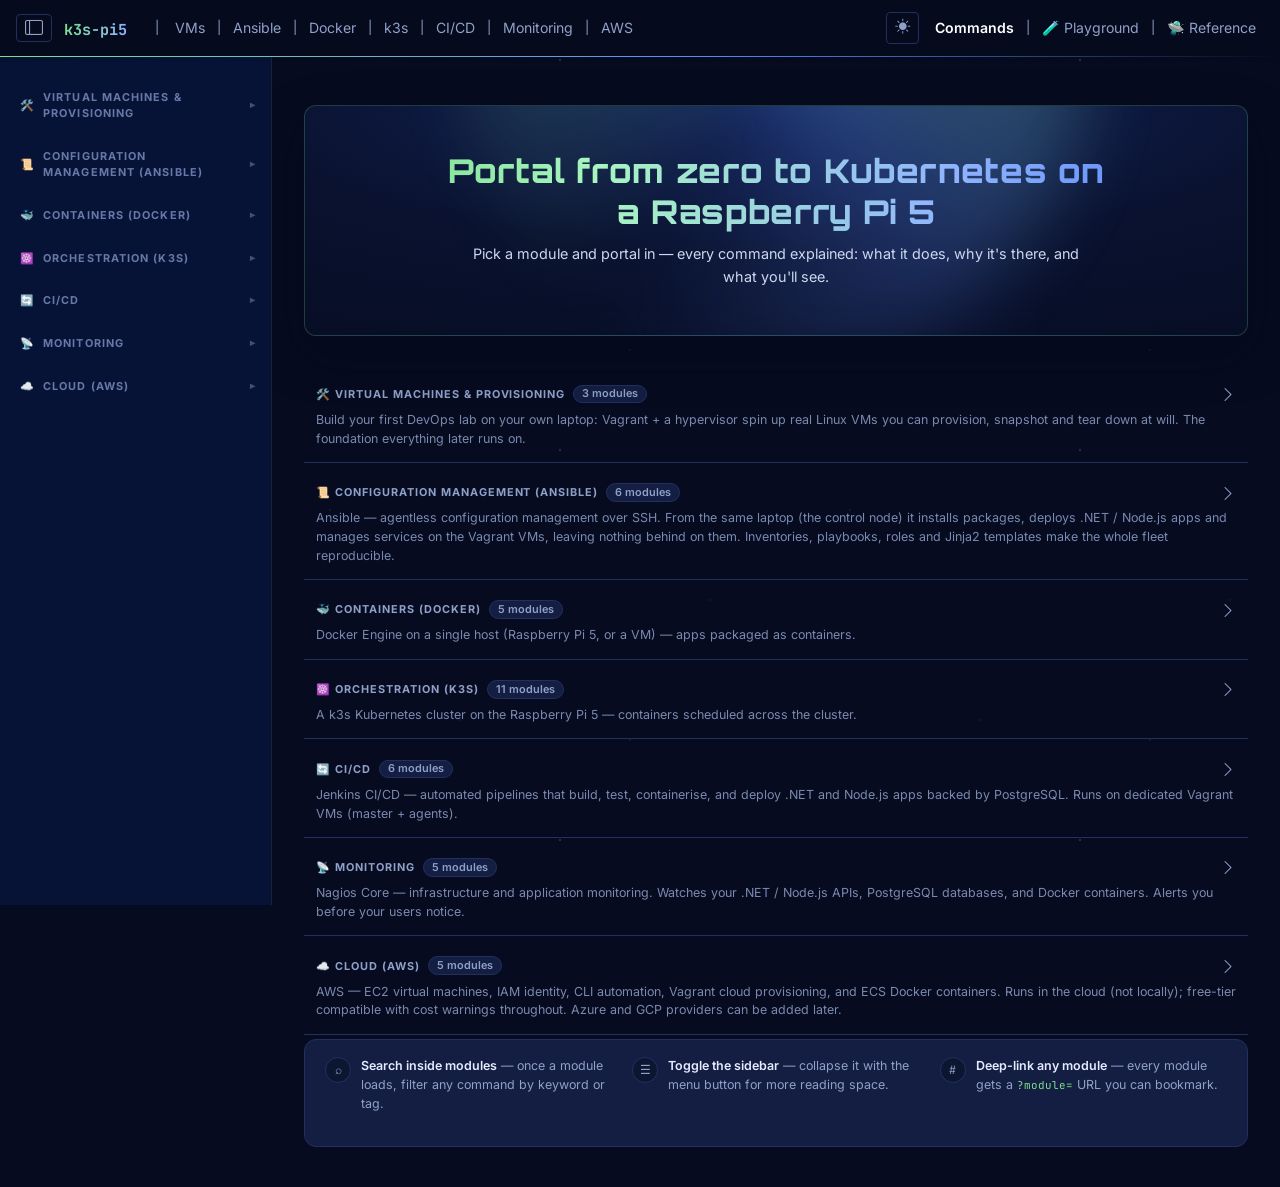
<file: index.html>
<!DOCTYPE html>
<html lang="en">

<head>
  <meta charset="UTF-8" />
  <meta name="viewport" content="width=device-width, initial-scale=1.0" />
  <title>k3s-pi5 Playground — DevOps Labs</title>
  <link href="https://cdn.jsdelivr.net/npm/bootstrap@5.3.3/dist/css/bootstrap.min.css" rel="stylesheet" />
  <link href="https://cdn.jsdelivr.net/npm/bootstrap-icons@1.11.3/font/bootstrap-icons.min.css" rel="stylesheet" />
  <link
    href="https://fonts.googleapis.com/css2?family=Inter:wght@400;500;600;700&family=JetBrains+Mono:wght@400;500&family=Orbitron:wght@700;800&display=swap"
    rel="stylesheet" />

  <!-- Design tokens first — everything else reads from these variables -->
  <link rel="stylesheet" href="styles/index.css" />
  <!-- Reusable UI components: cards, code blocks, badges, command parts -->
  <link rel="stylesheet" href="styles/components.css" />
  <!-- Sidebar: layout, collapse, accordion groups, module buttons -->
  <link rel="stylesheet" href="styles/sidebar.css" />
  <!-- Main content area, module header, empty state -->
  <link rel="stylesheet" href="styles/playground.css" />
</head>

<body>

  <!-- ── Navbar ──────────────────────────────────────────────────────────────── -->
  <nav class="navbar navbar-dark bg-dark sticky-top shadow-sm" style="z-index: 300;">
    <div class="container-fluid px-3">
      <div class="d-flex align-items-center gap-2">
        <button id="sidebar-toggle" class="btn btn-sm btn-outline-secondary me-1" aria-label="Toggle sidebar"
          aria-expanded="true">
          <i id="sidebar-icon" class="bi bi-layout-sidebar" style="font-size:1.1rem; line-height:1;"></i>
        </button>
        <a class="navbar-brand fw-bold mb-0" href="index.html">
          <span style="font-family:'JetBrains Mono',monospace; font-size:0.95rem;">k3s-pi5</span>
        </a>
        <span class="text-secondary d-none d-md-inline ms-1" style="font-size:0.8rem;">|</span>
        <div id="navbar-group-links" class="d-none d-md-flex align-items-center gap-1"></div>
      </div>
      <div class="d-flex align-items-center gap-1">
        <button id="theme-toggle" class="btn btn-sm btn-outline-secondary me-1" aria-label="Toggle dark mode" title="Toggle dark mode">
          <i id="theme-icon" class="bi bi-moon-fill" style="font-size:0.95rem;"></i>
        </button>
        <a id="nav-commands" class="nav-link text-white px-2 fw-semibold" href="#" style="font-size:0.88rem;">Commands</a>
        <span class="text-secondary" style="font-size:0.8rem;">|</span>
        <a id="nav-playground" class="nav-link text-secondary px-2" href="#" style="font-size:0.88rem;">🧪
          Playground</a>
        <span class="text-secondary" style="font-size:0.8rem;">|</span>
        <a id="nav-reference" class="nav-link text-secondary px-2" href="rick-and-morty.html" style="font-size:0.88rem;">🛸 Reference</a>
      </div>
    </div>
  </nav>

  <!-- ── App shell ───────────────────────────────────────────────────────────── -->
  <div class="playground-shell">

    <!-- Sidebar — populated by playground.js -->
    <nav id="sidebar">
      <div id="sidebar-nav"></div>
    </nav>

    <!-- Main content -->
    <main id="playground-main">
      <div class="inner">

        <!-- Module header — shown after a module loads -->
        <div id="module-header" class="mb-5" style="display:none;">
          <h1 class="fw-bold fs-2 mb-1" id="module-title"></h1>
          <p class="text-secondary mb-4" id="module-subtitle"></p>
          <input type="text" id="searchInput" class="form-control mb-3" placeholder="Search commands or concepts…" aria-label="Search commands or concepts" />
          <div id="filterControls" class="d-flex flex-wrap gap-2 justify-content-center"></div>
        </div>

        <!-- Command list (driven by app.js render()) -->
        <div id="commandList"></div>
        <div class="no-results text-center text-secondary py-5" id="noResults" style="display:none;">
          <p class="fs-5">Wrong dimension — no commands match your search.</p>
        </div>

        <!-- Welcome / empty state — populated by playground.js -->
        <div id="module-empty"></div>

        <div class="welcome-tips">
          <div class="welcome-tip">
            <div class="welcome-tip-icon">&#x2315;</div>
            <p class="welcome-tip-text"><strong>Search inside modules</strong> — once a module loads, filter any command
              by keyword or tag.</p>
          </div>
          <div class="welcome-tip">
            <div class="welcome-tip-icon">&#9776;</div>
            <p class="welcome-tip-text"><strong>Toggle the sidebar</strong> — collapse it with the menu button for
              more reading space.</p>
          </div>
          <div class="welcome-tip">
            <div class="welcome-tip-icon">#</div>
            <p class="welcome-tip-text"><strong>Deep-link any module</strong> — every module gets a
              <code>?module=</code> URL you can bookmark.
            </p>
          </div>
        </div>
      </div>
    </main>
  </div>

  <script src="https://cdn.jsdelivr.net/npm/bootstrap@5.3.3/dist/js/bootstrap.bundle.min.js"></script>
  <script src="lib/registry.js"></script>
  <script src="lib/playground.js"></script>
  <script src="lib/index.js"></script>
</body>

</html>
</file>
<file: styles/index.css>
:root {
  /* ── Brand / Accent — the portal pair: interdimensional blue + portal green ── */
  --accent:        #5b8af5;
  --accent-dark:   #3a66d4;
  --accent-bg:     #e9f0fe;
  --accent-text:   #2b55b8;
  --portal:        #7ddf90;
  --portal-dark:   #2f9e57;   /* readable green on light surfaces; flips bright in dark */
  --portal-gradient: linear-gradient(90deg, #7ddf90, #5b8af5);

  /* ── App background ─────────────────────────────────────────── */
  --bg-app:        #f4f7fd;
  --bg-card:       #ffffff;
  --bg-surface:    #ecf1fa;

  /* ── Sidebar palette ─────────────────────────────────────────── */
  --sidebar-bg:           #071336;
  --sidebar-border:       #1e2130;
  --sidebar-hover-bg:     #0f1528;
  --sidebar-active-bg:    #161e38;
  --sidebar-active-border:#7ddf90;

  /* Sidebar text — lifted for readability */
  --sidebar-label:        #6878a8;   /* group labels */
  --sidebar-item:         #a8b0cc;   /* normal items */
  --sidebar-item-hover:   #d4d9ee;   /* hover */
  --sidebar-item-active:  #e8ecf8;   /* active */
  --sidebar-subtitle:     #6878a8;   /* subtitle under active item */
  --sidebar-disabled:     #3d4460;   /* coming-soon items */

  /* ── Content typography ──────────────────────────────────────── */
  --text-primary:   #1c2333;
  --text-secondary: #5f6b85;
  --text-accent:    #3a66d4;         /* links / command names — same family as accent */

  /* ── Borders & shadows ───────────────────────────────────────── */
  --border:         #dce4f2;
  --shadow:         0 4px 6px -1px rgba(23,37,84,.08), 0 2px 4px -1px rgba(23,37,84,.05);

  /* ── Code blocks — deep space, same dimension as the sidebar ─── */
  --code-bg:        #0b1226;
  --code-text:      #e8ecf8;
  --code-border:    #22305c;

  /* ── Fonts ───────────────────────────────────────────────────── */
  --font-sans:    'Inter', -apple-system, sans-serif;
  --font-mono:    'JetBrains Mono', monospace;
  --font-display: 'Orbitron', 'JetBrains Mono', monospace;

  /* ── Radii ───────────────────────────────────────────────────── */
  --radius-lg:  12px;
  --radius-md:  8px;
  --radius-sm:  4px;

  /* ── Sidebar sizing ──────────────────────────────────────────── */
  --sidebar-width:          272px;
  --sidebar-collapsed-width: 0px;
  --navbar-height:          52px;
  --sidebar-transition:     0.25s ease;
}

/* ── Dark mode — deep space, one dimension with the sidebar & hero ────────── */
html.dark {
  --bg-app:        #060b1f;
  --bg-card:       #0d1631;
  --bg-surface:    #131e42;
  --text-primary:  #e6ecff;
  --text-secondary:#8fa0c9;
  --border:        #223060;
  --accent-bg:     #16234d;
  --accent-text:   #9db9f8;
  --portal-dark:   #7ddf90;
  --shadow:        0 4px 14px -2px rgba(0,0,0,.55), 0 2px 4px -1px rgba(0,0,0,.35);
  --code-bg:       #070d22;
}

/* Dark mode gets the cosmos: a faint repeating starfield over deep space */
html.dark body {
  background-color: var(--bg-app);
  background-image:
    radial-gradient(1.5px 1.5px at 40px 60px, rgba(255, 255, 255, 0.26), transparent),
    radial-gradient(1px 1px at 190px 210px, rgba(125, 223, 144, 0.22), transparent),
    radial-gradient(1.3px 1.3px at 330px 120px, rgba(91, 138, 245, 0.25), transparent),
    radial-gradient(1px 1px at 460px 330px, rgba(255, 255, 255, 0.16), transparent),
    radial-gradient(1.2px 1.2px at 110px 350px, rgba(255, 255, 255, 0.12), transparent);
  background-size: 520px 390px;
  background-attachment: fixed;
}

html.dark .navbar.bg-dark { background-color: #050a1c !important; }
html.dark .accordion-button:not(.collapsed) { background: var(--accent-bg); color: var(--accent-text); }
html.dark .accordion-button { background: var(--bg-card); color: var(--text-primary); }
html.dark .accordion-item { background: var(--bg-card); border-color: var(--border); }
html.dark .form-control { background: var(--bg-surface); border-color: var(--border); color: var(--text-primary); }
html.dark .form-control:focus { background: var(--bg-surface); color: var(--text-primary); }
html.dark .btn-outline-secondary { color: var(--text-secondary); border-color: var(--border); }
html.dark .btn-outline-secondary:hover { background: var(--bg-surface); color: var(--text-primary); }
html.dark .text-secondary { color: var(--text-secondary) !important; }
</file>
<file: styles/components.css>
/* components.css — Reusable UI components: cards, code, badges, command parts.
   Requires: tokens.css */

/* ── Base ────────────────────────────────────────────────────────────────── */
body {
  font-family: var(--font-sans);
  background: var(--bg-app);
  color: var(--text-primary);
}

code,
.font-mono {
  font-family: var(--font-mono);
}

/* Inline code — portal green instead of Bootstrap pink */
code {
  color: var(--portal-dark);
}

/* ── Navbar — deep space with the portal event-horizon line ──────────────── */
.navbar.bg-dark {
  background-color: #0a1230 !important;
  border-bottom: 1px solid transparent;
  border-image: linear-gradient(90deg, #7ddf90, #5b8af5 55%, rgba(91, 138, 245, 0)) 1;
}

/* Brand wordmark glows portal green→blue */
.navbar-brand span:first-of-type {
  background: linear-gradient(92deg, #7ddf90, #8fb3ff);
  -webkit-background-clip: text;
  background-clip: text;
  -webkit-text-fill-color: transparent;
}

/* ── Command name ────────────────────────────────────────────────────────── */
.command-name {
  font-family: var(--font-mono);
  font-weight: 600;
  color: var(--text-accent);
  font-size: 1rem;
}

/* ── Command part pill ───────────────────────────────────────────────────── */
.command-part {
  background: var(--bg-surface);
  padding: 2px 7px;
  border-radius: var(--radius-sm);
  font-family: var(--font-mono);
  font-size: 0.8rem;
  display: inline-block;
  margin: 2px;
}

/* ── Code example box ────────────────────────────────────────────────────── */
.example-box {
  background: var(--code-bg);
  color: var(--code-text);
  padding: 12px;
  border-radius: var(--radius-md);
  font-family: var(--font-mono);
  font-size: 0.82rem;
  overflow-x: auto;
  white-space: pre-wrap;
  border: 1px solid var(--code-border);
}

/* Shell syntax highlighting inside example boxes */
.example-box .sh-comment { color: #6a9955; }
.example-box .sh-prompt  { color: #569cd6; font-weight: 600; }

/* ── "Why" callout box ───────────────────────────────────────────────────── */
.why-box {
  background: var(--accent-bg);
  color: var(--accent-text);
  border-left: 4px solid var(--portal-dark);
  padding: 10px 14px;
  border-radius: 6px;
  font-size: 0.9rem;
}

/* ── Detail label ────────────────────────────────────────────────────────── */
.detail-label {
  font-size: 0.7rem;
  font-weight: 700;
  text-transform: uppercase;
  letter-spacing: 0.06em;
  color: var(--text-secondary);
  margin-bottom: 4px;
}

/* ── Cards ───────────────────────────────────────────────────────────────── */
.card {
  transition: transform 0.15s, box-shadow 0.15s;
}

.card:hover {
  transform: translateY(-2px);
  box-shadow: 0 6px 16px rgba(0, 0, 0, 0.1) !important;
}

.card.border-primary {
  border-left-width: 4px !important;
}

/* ── Bootstrap accordion overrides ──────────────────────────────────────── */
.accordion-button {
  font-family: var(--font-mono);
  font-weight: 600;
  color: var(--text-accent);
}

.accordion-button:not(.collapsed) {
  color: var(--text-accent);
  background: var(--accent-bg);
  box-shadow: none;
}

.accordion-button::after {
  filter: none;
}

/* ── Prose block ─────────────────────────────────────────────────────────── */
.module-prose {
  background: var(--bg-card);
  border: 1px solid var(--border);
  border-radius: var(--radius-md);
  overflow: hidden;
}

/* Clickable header (only when block has a title) */
.module-prose-header {
  display: flex;
  align-items: center;
  justify-content: space-between;
  gap: 0.5rem;
  width: 100%;
  background: none;
  border: none;
  padding: 0.85rem 1.25rem;
  cursor: pointer;
  text-align: left;
  transition: background 0.15s;
}

.module-prose-header:hover {
  background: var(--bg-surface);
}

.module-prose-title {
  font-weight: 600;
  font-size: 0.95rem;
  color: var(--text-primary);
}

.module-prose-chevron {
  color: var(--text-secondary);
  flex-shrink: 0;
  transition: transform 0.2s ease;
}

.module-prose.collapsed .module-prose-chevron {
  transform: rotate(90deg);
}

/* Animated body */
.module-prose-body {
  overflow: hidden;
  max-height: 3000px;
  transition: max-height 0.25s ease;
}

.module-prose.collapsed .module-prose-body {
  max-height: 0;
}

.module-prose-body-inner {
  padding: 0 1.25rem 1.25rem;
  line-height: 1.7;
  color: var(--text-primary);
}

.module-prose-body-inner p:last-child,
.module-prose-body-inner ul:last-child,
.module-prose-body-inner ol:last-child {
  margin-bottom: 0;
}

/* Plain prose (no title, no toggle) */
.module-prose-plain {
  padding: 1.25rem 1.5rem;
  line-height: 1.7;
  color: var(--text-primary);
}

.module-prose-plain p:last-child,
.module-prose-plain ul:last-child,
.module-prose-plain ol:last-child {
  margin-bottom: 0;
}

/* ── Note / callout block ────────────────────────────────────────────────── */
.module-note {
  display: flex;
  align-items: flex-start;
  gap: 0.6rem;
  padding: 0.75rem 1rem;
  border-radius: var(--radius-md);
  border-left: 4px solid;
  font-size: 0.9rem;
  line-height: 1.6;
}

.module-note-icon {
  flex-shrink: 0;
  line-height: 1.6;
}

.module-note-content {
  flex: 1;
  min-width: 0;
}

.module-note code {
  color: inherit;
  background: rgba(0, 0, 0, 0.07);
  padding: 1px 5px;
  border-radius: 3px;
  font-size: 0.9em;
}

.module-note--info {
  background: var(--accent-bg);
  color: var(--accent-text);
  border-color: var(--text-accent);
}

.module-note--tip {
  background: #ecfdf5;
  color: #065f46;
  border-color: #10b981;
}

.module-note--warning {
  background: #fffbeb;
  color: #78350f;
  border-color: #f59e0b;
}

html.dark .module-note--tip     { background: #0c2b22; color: #8ce0b0; border-color: #2f9e57; }
html.dark .module-note--warning { background: #2e2410; color: #f0d86e; border-color: #b98a1d; }
html.dark .module-note code     { background: rgba(255, 255, 255, 0.08); }

/* ── Section badge (numbered circle) ────────────────────────────────────── */
.section-badge {
  width: 28px;
  height: 28px;
  border-radius: 50%;
  background: var(--portal-gradient);
  color: #071336;
  display: inline-flex;
  align-items: center;
  justify-content: center;
  font-size: 0.85rem;
  font-weight: 700;
}
</file>
<file: styles/sidebar.css>
/* sidebar.css — Sidebar layout, collapsible categories, toggle behaviour.
   Requires: tokens.css */

/* ── Shell that wraps sidebar + main ────────────────────────────────────── */
.playground-shell {
  display: flex;
  flex: 1;
  min-height: 0;
}

/* ── Sidebar container ───────────────────────────────────────────────────── */
#sidebar {
  width: var(--sidebar-width);
  min-width: var(--sidebar-width);
  background: var(--sidebar-bg);
  border-right: 1px solid var(--sidebar-border);
  display: flex;
  flex-direction: column;
  position: sticky;
  top: var(--navbar-height);
  height: calc(100vh - var(--navbar-height));
  overflow-y: auto;
  overflow-x: hidden;
  padding: 1rem 0 2rem;
  scrollbar-width: thin;
  scrollbar-color: #2a2f45 transparent;
  transition: width var(--sidebar-transition),
              min-width var(--sidebar-transition),
              opacity var(--sidebar-transition);
}

#sidebar::-webkit-scrollbar        { width: 4px; }
#sidebar::-webkit-scrollbar-track  { background: transparent; }
#sidebar::-webkit-scrollbar-thumb  { background: #2a2f45; border-radius: 2px; }

/* ── Collapsed state (desktop) ───────────────────────────────────────────── */
#sidebar.collapsed {
  width: 0;
  min-width: 0;
  opacity: 0;
  pointer-events: none;
}

/* ── Accordion group wrapper ─────────────────────────────────────────────── */
.sidebar-group {
  margin-bottom: 0.25rem;
}

/* ── Group label / toggle button ─────────────────────────────────────────── */
.sidebar-group-label {
  display: flex;
  align-items: center;
  justify-content: space-between;
  gap: 0.5rem;
  padding: 1rem 1rem 0.4rem 1.25rem;
  color: var(--sidebar-label);
  font-size: 0.68rem;
  font-weight: 700;
  letter-spacing: 0.1em;
  text-transform: uppercase;
  cursor: pointer;
  user-select: none;
  border: none;
  background: none;
  width: 100%;
  text-align: left;
  transition: color 0.15s;
}

.sidebar-group-label:hover {
  color: var(--sidebar-item-hover);
}

.sidebar-group-label .label-left {
  display: flex;
  align-items: center;
  gap: 0.5rem;
}

/* Chevron icon — rendered via innerHTML in playground.js */
.sidebar-group-label .chevron {
  font-size: 0.6rem;
  opacity: 0.6;
  transition: transform 0.2s ease;
}

.sidebar-group.collapsed .chevron {
  transform: rotate(-90deg);
}

/* ── Group items container ───────────────────────────────────────────────── */
.sidebar-group-items {
  overflow: hidden;
  max-height: 1000px; /* large enough; animate down to 0 */
  transition: max-height 0.25s ease, opacity 0.2s ease;
  opacity: 1;
}

.sidebar-group.collapsed .sidebar-group-items {
  max-height: 0;
  opacity: 0;
}

/* ── Individual module button ─────────────────────────────────────────────── */
.sidebar-module-btn {
  display: block;
  width: 100%;
  background: none;
  border: none;
  border-left: 2px solid transparent;
  text-align: left;
  padding: 0.55rem 1.25rem 0.55rem 1.5rem;
  color: var(--sidebar-item);
  font-size: 0.82rem;
  font-family: var(--font-sans);
  line-height: 1.35;
  cursor: pointer;
  transition: color 0.15s, border-color 0.15s, background 0.15s;
}

.sidebar-module-btn:hover:not(.disabled) {
  color: var(--sidebar-item-hover);
  background: var(--sidebar-hover-bg);
}

.sidebar-module-btn.active {
  color: var(--sidebar-item-active);
  border-left-color: var(--sidebar-active-border);
  background: var(--sidebar-active-bg);
  font-weight: 600;
  box-shadow: inset 4px 0 14px -6px rgba(125, 223, 144, 0.8);
}

.sidebar-module-btn.disabled {
  color: var(--sidebar-disabled);
  cursor: default;
  font-style: italic;
}

.sidebar-module-btn:focus-visible {
  outline: 2px solid var(--accent);
  outline-offset: -2px;
  border-radius: 2px;
}

/* ── Subtitle line inside a module button ────────────────────────────────── */
.sidebar-module-subtitle {
  display: block;
  font-size: 0.72rem;
  color: var(--sidebar-label);
  margin-top: 0.15rem;
  font-weight: 400;
  font-style: normal;
}

.sidebar-module-btn.active .sidebar-module-subtitle {
  color: var(--sidebar-subtitle);
}

/* ── Navbar toggle button (visible on all sizes now) ─────────────────────── */
#sidebar-toggle {
  display: inline-flex; /* always visible — collapses sidebar on desktop too */
}

/* ── Mobile: sidebar slides in as overlay ────────────────────────────────── */
@media (max-width: 768px) {
  #sidebar {
    position: fixed;
    top: var(--navbar-height);
    left: -280px;
    height: calc(100vh - var(--navbar-height));
    z-index: 200;
    width: 260px;
    min-width: 260px;
    /* Override desktop collapsed transition — use slide on mobile */
    transition: left var(--sidebar-transition), opacity 0s;
    opacity: 1;
  }

  /* On mobile, open/close via .open instead of .collapsed */
  #sidebar.open {
    left: 0;
    box-shadow: 4px 0 24px rgba(0, 0, 0, 0.5);
  }

  /* Desktop collapsed class has no effect on mobile */
  #sidebar.collapsed {
    width: 260px;
    min-width: 260px;
    opacity: 1;
    pointer-events: auto;
  }
}
</file>
<file: styles/playground.css>
/* playground.css — Main content area, module header, welcome screen.
   Requires: tokens.css */

/* ── Main content panel ──────────────────────────────────────────────────── */
#playground-main {
  flex: 1;
  overflow-y: auto;
  padding: 2.5rem 2rem;
  transition: padding var(--sidebar-transition);
}

#playground-main .inner {
  max-width: 1240px;
  margin: 0 auto;
}

/* ── Module header ───────────────────────────────────────────────────────── */
#module-header {
  text-align: center;
  margin-bottom: 2.5rem;
}

#module-title {
  font-family: var(--font-display);
  font-weight: 800;
  letter-spacing: 0.015em;
  background: linear-gradient(92deg, var(--portal-dark), var(--accent-dark));
  -webkit-background-clip: text;
  background-clip: text;
  -webkit-text-fill-color: transparent;
}
html.dark #module-title {
  background: linear-gradient(92deg, #7ddf90, #8fb3ff);
  -webkit-background-clip: text;
  background-clip: text;
}

#searchInput {
  font-family: var(--font-mono);
  font-size: 0.88rem;
}
#searchInput:focus {
  border-color: var(--portal);
  box-shadow: 0 0 0 3px rgba(125, 223, 144, 0.22), 0 0 18px rgba(125, 223, 144, 0.15);
}

/* ── Back-to-overview breadcrumb ─────────────────────────────────────────── */
.module-back-link {
  font-size: 0.85rem;
  color: var(--text-accent);
  font-weight: 500;
}
.module-back-link:hover {
  color: var(--accent-dark);
  text-decoration: underline !important;
}

.filter-btn.active {
  background: var(--portal-gradient) !important;
  color: #071336 !important;
  border-color: transparent !important;
  font-weight: 600;
  box-shadow: 0 0 14px rgba(125, 223, 144, 0.35);
}

/* ── Filter controls ──────────────────────────────────────────────────────── */
#filterControls {
  overflow-x: auto;
  flex-wrap: nowrap;
  -webkit-overflow-scrolling: touch;
  scrollbar-width: none;
}
#filterControls::-webkit-scrollbar { display: none; }

@media (min-width: 769px) {
  #filterControls {
    flex-wrap: wrap;
    overflow-x: visible;
  }
}

/* ── No-results notice ───────────────────────────────────────────────────── */
.no-results { display: none; }

/* ── Welcome screen (empty state) ────────────────────────────────────────── */
#module-empty {
  padding-top: 0.5rem;
}

/* The hero: deep space in both themes, with a live portal swirling behind the title */
.welcome-greeting {
  position: relative;
  overflow: hidden;
  text-align: center;
  margin-bottom: 2rem;
  padding: 2.75rem 1.5rem 2.9rem;
  border-radius: var(--radius-lg);
  background: radial-gradient(125% 140% at 50% 0%, #13245a 0%, #0a1230 45%, #060b1f 100%);
  border: 1px solid rgba(125, 223, 144, 0.22);
  box-shadow: 0 18px 48px rgba(3, 8, 28, 0.45);
}

.welcome-greeting::before {
  content: '';
  position: absolute;
  width: 620px;
  height: 620px;
  left: 50%;
  top: -360px;
  transform: translateX(-50%);
  border-radius: 50%;
  background: conic-gradient(from 0deg,
    transparent 0deg,
    rgba(125, 223, 144, 0.55) 60deg,
    rgba(91, 138, 245, 0.45) 140deg,
    transparent 215deg,
    rgba(125, 223, 144, 0.4) 300deg,
    transparent 360deg);
  filter: blur(36px);
  opacity: 0.55;
  animation: portal-spin 24s linear infinite;
  pointer-events: none;
}

@keyframes portal-spin {
  to { transform: translateX(-50%) rotate(360deg); }
}

@media (prefers-reduced-motion: reduce) {
  .welcome-greeting::before { animation: none; }
}

.welcome-greeting h2 {
  position: relative;
  font-family: var(--font-display);
  font-size: clamp(1.45rem, 3.2vw, 2.05rem);
  font-weight: 800;
  letter-spacing: 0.02em;
  line-height: 1.25;
  margin: 0 0 0.6rem;
  background: linear-gradient(92deg, #7ddf90 5%, #a8f5c0 30%, #8fb3ff 70%, #5b8af5 95%);
  -webkit-background-clip: text;
  background-clip: text;
  -webkit-text-fill-color: transparent;
}
.welcome-greeting p {
  position: relative;
  font-size: 0.9rem;
  color: #cdd7ef;
  max-width: 620px;
  margin: 0 auto;
  line-height: 1.65;
}

.welcome-section-label {
  font-size: 0.68rem;
  font-weight: 700;
  letter-spacing: 0.09em;
  text-transform: uppercase;
  color: var(--text-secondary);
  margin: 0;
}

/* ── Collapsible welcome sections (mirror the sidebar accordion) ──────────── */
.welcome-section {
  border-bottom: 1px solid var(--border);
  margin-bottom: 0.25rem;
}

.welcome-section-header {
  display: flex;
  flex-direction: column;
  gap: 0.3rem;
  width: 100%;
  background: none;
  border: none;
  border-radius: var(--radius-md);
  padding: 0.85rem 0.75rem;
  cursor: pointer;
  text-align: left;
  transition: background 0.15s, color 0.15s;
}
.welcome-section-heading {
  display: flex;
  align-items: center;
  gap: 0.5rem;
  width: 100%;
}
.welcome-section-header:hover {
  background: var(--bg-surface);
}
.welcome-section-header:hover .welcome-section-label {
  color: var(--text-primary);
}
.welcome-section-header:hover .welcome-section-chevron {
  color: var(--text-primary);
}
.welcome-section-header:hover .welcome-section-count {
  border-color: var(--accent);
  color: var(--accent);
}
/* Nudge the chevron on hover to hint interactivity */
.welcome-section.collapsed .welcome-section-header:hover .welcome-section-chevron {
  transform: rotate(-90deg) translateX(2px);
}

.welcome-section-count {
  font-size: 0.68rem;
  font-weight: 600;
  color: var(--text-secondary);
  background: var(--bg-surface);
  border: 1px solid var(--border);
  border-radius: 999px;
  padding: 0.05rem 0.5rem;
  line-height: 1.4;
}

.welcome-section-chevron {
  margin-left: auto;
  color: var(--text-secondary);
  transition: transform 0.2s ease;
}
.welcome-section.collapsed .welcome-section-chevron {
  transform: rotate(-90deg);
}

.welcome-section-body {
  overflow: hidden;
  max-height: 4000px;
  transition: max-height 0.3s ease;
}
.welcome-section.collapsed .welcome-section-body {
  max-height: 0;
}

.welcome-section-body-inner {
  padding-top: 0.25rem;
}

/* "Where it runs" line under each group heading on the welcome screen.
   Lives inside the header so it stays visible even when collapsed. */
.welcome-section-blurb {
  display: block;
  font-size: 0.78rem;
  font-weight: 400;
  text-transform: none;
  letter-spacing: normal;
  color: var(--text-secondary);
  opacity: 0.85;
  margin: 0;
  line-height: 1.5;
  /* max-width: 60ch; */
}

/* Small "where it runs" label — plain text, cards only */
.context-chip {
  display: block;
  margin-top: 0.3rem;
  font-family: var(--font-mono, monospace);
  font-size: 0.6rem;
  font-weight: 500;
  letter-spacing: 0.02em;
  color: var(--portal-dark);
  white-space: nowrap;
}

/* ── Module card grid ────────────────────────────────────────────────────── */
.welcome-grid {
  display: grid;
  grid-template-columns: repeat(4, 1fr);
  gap: 12px;
  margin-bottom: 1rem;
}

.welcome-card {
  background: var(--bg-card);
  border: 1px solid var(--border);
  border-radius: var(--radius-lg);
  padding: 1rem 1.1rem;
  cursor: pointer;
  transition: border-color 0.15s, box-shadow 0.15s, transform 0.15s;
  position: relative;
  text-align: left;
  width: 100%;
  font-family: var(--font-sans);
}
.welcome-card:hover {
  border-color: rgba(125, 223, 144, 0.65);
  box-shadow: 0 6px 22px rgba(91, 138, 245, 0.18), 0 0 16px rgba(125, 223, 144, 0.18);
  transform: translateY(-3px);
}
.welcome-card.disabled {
  opacity: 0.5;
  cursor: default;
  pointer-events: none;
}

.welcome-card-icon {
  width: 34px;
  height: 34px;
  border-radius: 8px;
  display: flex;
  align-items: center;
  justify-content: center;
  font-size: 1rem;
  margin-bottom: 0.65rem;
  flex-shrink: 0;
}
.welcome-card-icon.clr-blue   { background: #ddeeff; }
.welcome-card-icon.clr-teal   { background: #d8f5ec; }
.welcome-card-icon.clr-purple { background: #eeedfe; }
.welcome-card-icon.clr-amber  { background: #faeeda; }

html.dark .welcome-card-icon.clr-blue   { background: #16234d; }
html.dark .welcome-card-icon.clr-teal   { background: #0c2b22; }
html.dark .welcome-card-icon.clr-purple { background: #221d4d; }
html.dark .welcome-card-icon.clr-amber  { background: #33260f; }

.welcome-card-title {
  font-size: 0.82rem;
  font-weight: 600;
  color: var(--text-primary);
  margin: 0 0 0.25rem;
  line-height: 1.3;
}
.welcome-card-sub {
  font-size: 0.75rem;
  color: var(--text-secondary);
  margin: 0;
  line-height: 1.5;
}

.welcome-card-dot {
  position: absolute;
  top: 12px;
  right: 12px;
  width: 10px;
  height: 10px;
  border-radius: 50%;
  flex-shrink: 0;
}
.welcome-card-dot.ready { background: var(--portal-dark); } /* portal green — ready */
.welcome-card-dot.soon  { background: #b8bcc4; }            /* grey — in progress */

/* ── Tips row ────────────────────────────────────────────────────────────── */
.welcome-tips {
  background: var(--bg-surface);
  border: 1px solid var(--border);
  border-radius: var(--radius-lg);
  padding: 1rem 1.25rem;
  display: flex;
  flex-wrap: wrap;
  gap: 1.25rem;
}
.welcome-tip {
  display: flex;
  align-items: flex-start;
  gap: 10px;
  flex: 1;
  min-width: 160px;
}
.welcome-tip-icon {
  width: 26px;
  height: 26px;
  border-radius: 50%;
  background: var(--bg-card);
  border: 1px solid var(--border);
  display: flex;
  align-items: center;
  justify-content: center;
  font-size: 0.72rem;
  flex-shrink: 0;
  margin-top: 1px;
  font-family: var(--font-mono);
  color: var(--text-secondary);
}
.welcome-tip-text {
  font-size: 0.78rem;
  color: var(--text-secondary);
  line-height: 1.55;
}
.welcome-tip-text strong {
  color: var(--text-primary);
  font-weight: 600;
}

/* ── Mobile adjustments ──────────────────────────────────────────────────── */
@media (max-width: 768px) {
  #playground-main { padding: 1.5rem 1rem; }
  .welcome-grid {
    grid-template-columns: repeat(3, 1fr); /* wide: 3 col */
  }
}

@media (max-width: 480px) {
  .welcome-grid {
    grid-template-columns: repeat(1, 1fr); /* mobile: 1 col */
  }
}
</file>
